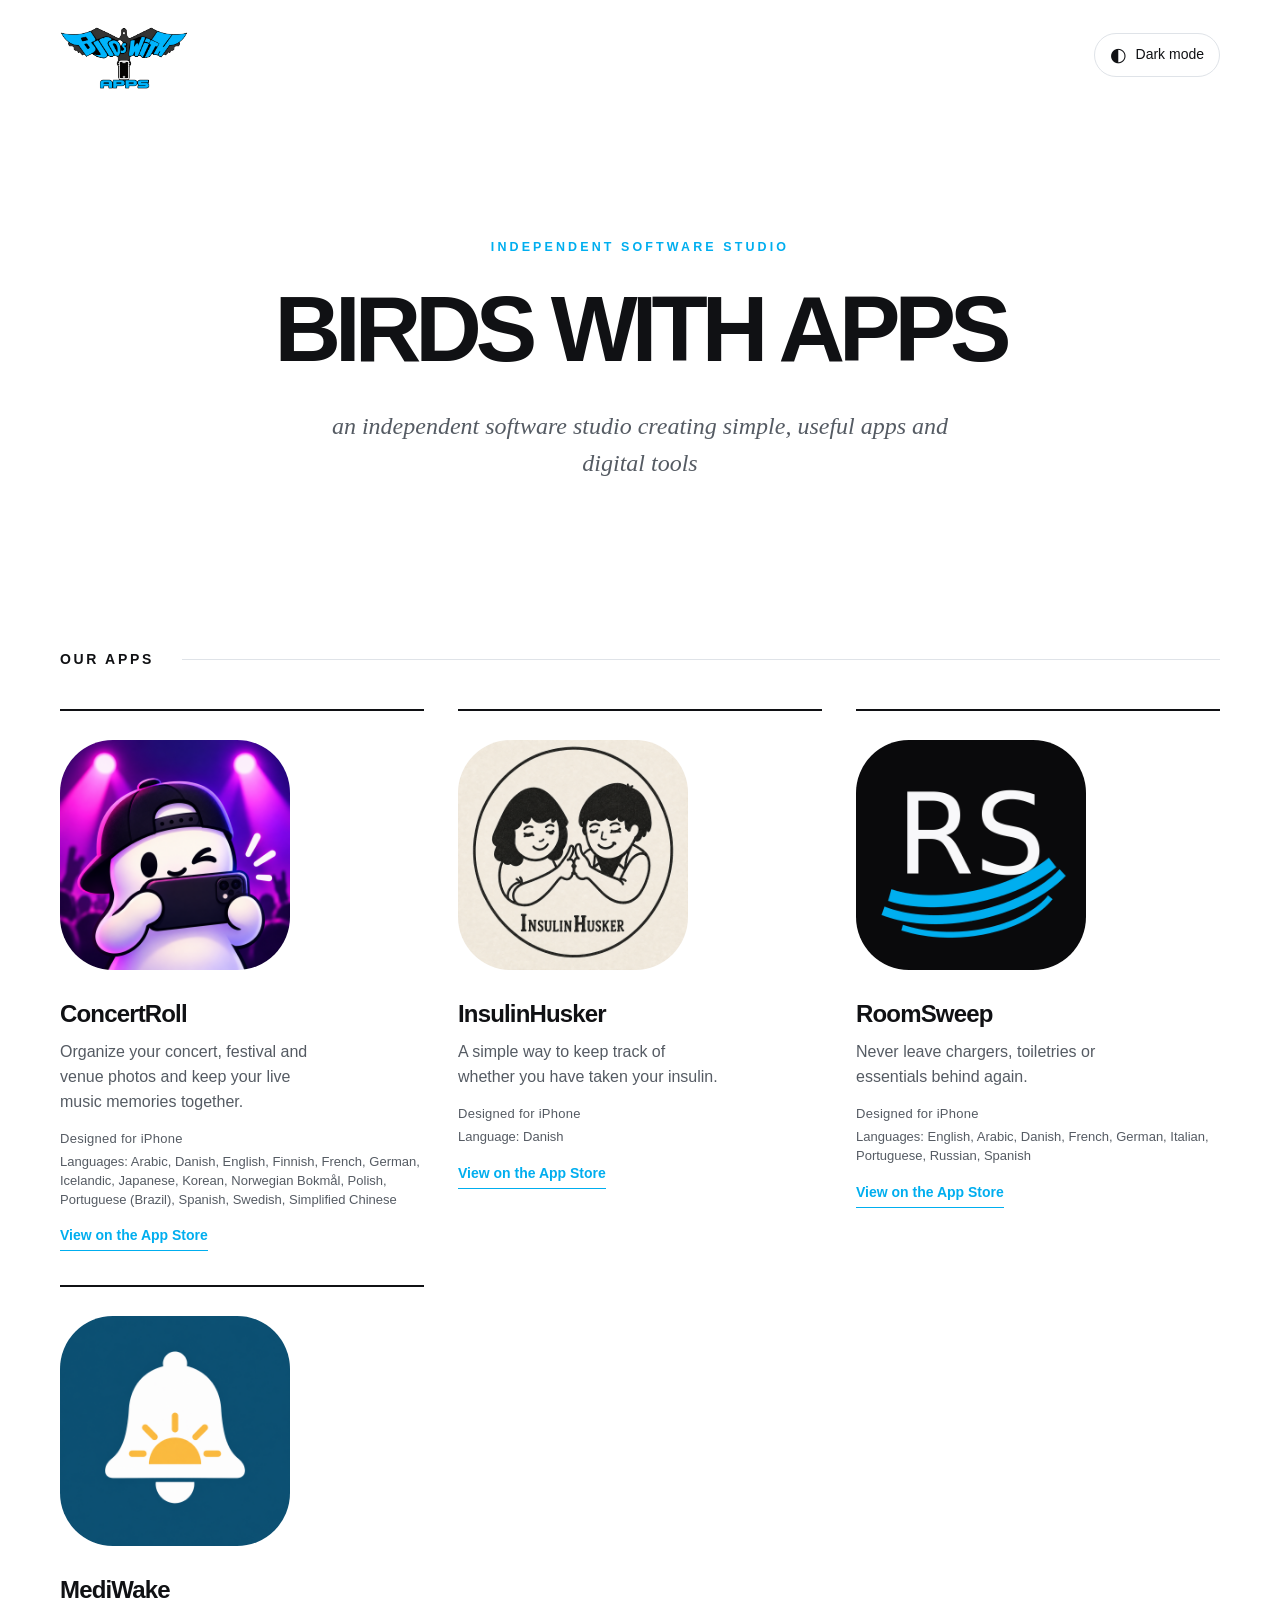
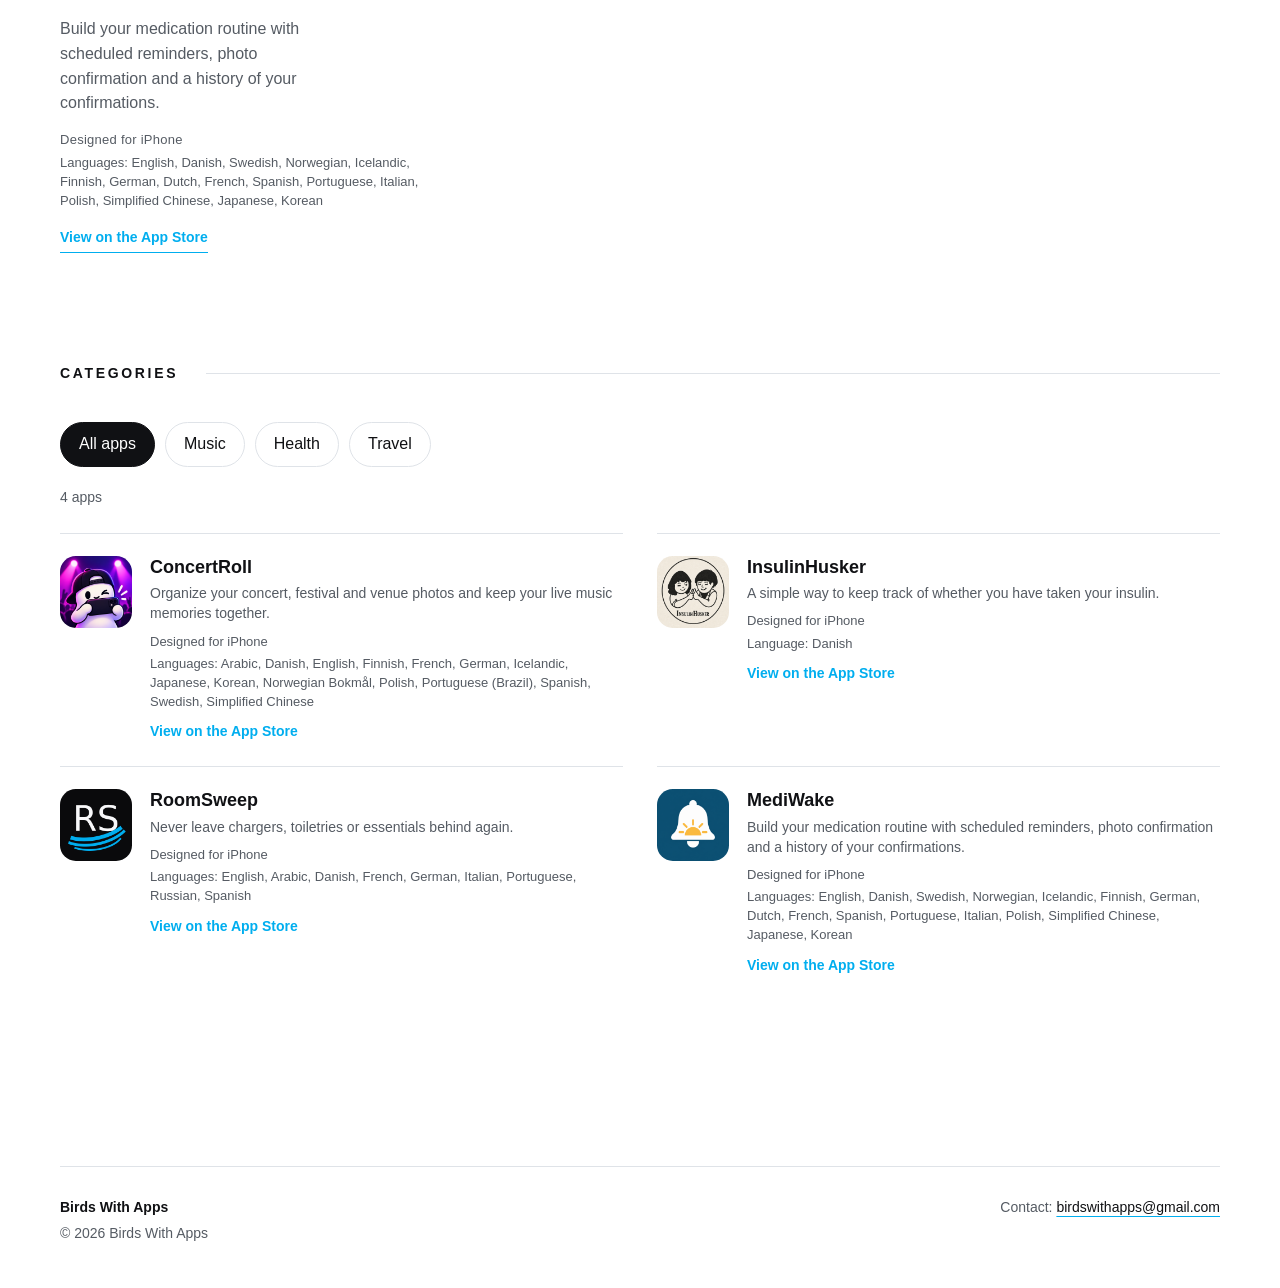
<file: index.html>
<!doctype html>
<html lang="en">
<head>
  <meta charset="utf-8">
  <meta name="viewport" content="width=device-width, initial-scale=1">
  <meta name="description" content="Birds With Apps is an independent software studio creating simple, useful apps and digital tools.">
  <meta name="color-scheme" content="light dark">
  <title>Birds With Apps</title>
  <link rel="icon" type="image/svg+xml" href="assets/favicon.svg">
  <link rel="stylesheet" href="style.css?v=7">
  <script src="script.js?v=7" defer></script>
</head>
<body>
  <div class="page">
    <header class="site-header">
      <a class="brand" href="#top" aria-label="Birds With Apps home">
        <img src="assets/logo-light.svg?v=2" width="1672" height="941" alt="Birds With Apps logo">
      </a>
      <button class="theme-toggle" type="button" aria-label="Switch to dark mode" aria-pressed="false">
        <span class="theme-icon" aria-hidden="true">◐</span><span class="theme-label">Dark mode</span>
      </button>
    </header>

    <main id="top">
      <section class="intro" aria-labelledby="page-title">
        <p class="eyebrow">Independent software studio</p>
        <h1 id="page-title">BIRDS WITH APPS</h1>
        <p class="tagline">an independent software studio creating simple, useful apps and digital tools</p>
      </section>

      <section class="apps" aria-labelledby="apps-title">
        <div class="section-heading"><h2 id="apps-title">OUR APPS</h2><span aria-hidden="true" class="heading-rule"></span></div>
        <div class="app-grid">
          <!-- To add an app, copy a card and change its icon, name, description, platform, languages, link and data-category. Only data-featured cards appear in this first grid. -->
          <a class="app-card app-link" data-category="Music" data-featured href="https://apps.apple.com/dk/app/concertroll/id6810338190">
            <img class="app-icon" src="assets/concertroll.png" width="1024" height="1024" alt="ConcertRoll app icon">
            <div class="app-copy"><h3>ConcertRoll</h3>
              <p>Organize your concert, festival and venue photos and keep your live music memories together.</p>
              <p class="app-platforms">Designed for iPhone</p>
              <p class="app-languages">Languages: Arabic, Danish, English, Finnish, French, German, Icelandic, Japanese, Korean, Norwegian Bokmål, Polish, Portuguese (Brazil), Spanish, Swedish, Simplified Chinese</p>
              <span class="app-status">View on the App Store</span>
            </div>
          </a>
          <a class="app-card app-link" data-category="Health" data-featured href="https://apps.apple.com/dk/app/insulinhusker/id6806816373">
            <img class="app-icon" src="assets/insulinhusker.png" width="1024" height="1024" alt="InsulinHusker app icon" loading="lazy">
            <div class="app-copy"><h3>InsulinHusker</h3>
              <p>A simple way to keep track of whether you have taken your insulin.</p>
              <p class="app-platforms">Designed for iPhone</p>
              <p class="app-languages">Language: Danish</p>
              <span class="app-status">View on the App Store</span>
            </div>
          </a>
          <a class="app-card app-link" data-category="Travel" data-featured href="https://apps.apple.com/dk/app/roomsweep/id6794705480">
            <img class="app-icon" src="assets/roomsweep.png" width="1024" height="1024" alt="RoomSweep app icon" loading="lazy">
            <div class="app-copy"><h3>RoomSweep</h3>
              <p>Never leave chargers, toiletries or essentials behind again.</p>
              <p class="app-platforms">Designed for iPhone</p>
              <p class="app-languages">Languages: English, Arabic, Danish, French, German, Italian, Portuguese, Russian, Spanish</p>
              <span class="app-status">View on the App Store</span>
            </div>
          </a>
          <a class="app-card app-link" data-category="Health" data-featured href="https://apps.apple.com/dk/app/mediwake/id6817472285">
            <img class="app-icon" src="assets/mediwake.png" width="1024" height="1024" alt="MediWake app icon" loading="lazy">
            <div class="app-copy"><h3>MediWake</h3>
              <p>Build your medication routine with scheduled reminders, photo confirmation and a history of your confirmations.</p>
              <p class="app-platforms">Designed for iPhone</p>
              <p class="app-languages">Languages: English, Danish, Swedish, Norwegian, Icelandic, Finnish, German, Dutch, French, Spanish, Portuguese, Italian, Polish, Simplified Chinese, Japanese, Korean</p>
              <span class="app-status">View on the App Store</span>
            </div>
          </a>
        </div>
      </section>

      <section class="categories" aria-labelledby="categories-title">
        <div class="section-heading"><h2 id="categories-title">CATEGORIES</h2><span aria-hidden="true" class="heading-rule"></span></div>
        <div class="category-filters" role="group" aria-label="Filter apps by category"></div>
        <p class="category-count" aria-live="polite"></p>
        <ul class="category-results"></ul>
      </section>
    </main>

    <footer class="site-footer">
      <div><strong>Birds With Apps</strong><span>© 2026 Birds With Apps</span></div>
      <p>Contact: <a href="mailto:birdswithapps@gmail.com">birdswithapps@gmail.com</a></p>
    </footer>
  </div>
</body>
</html>
</file>
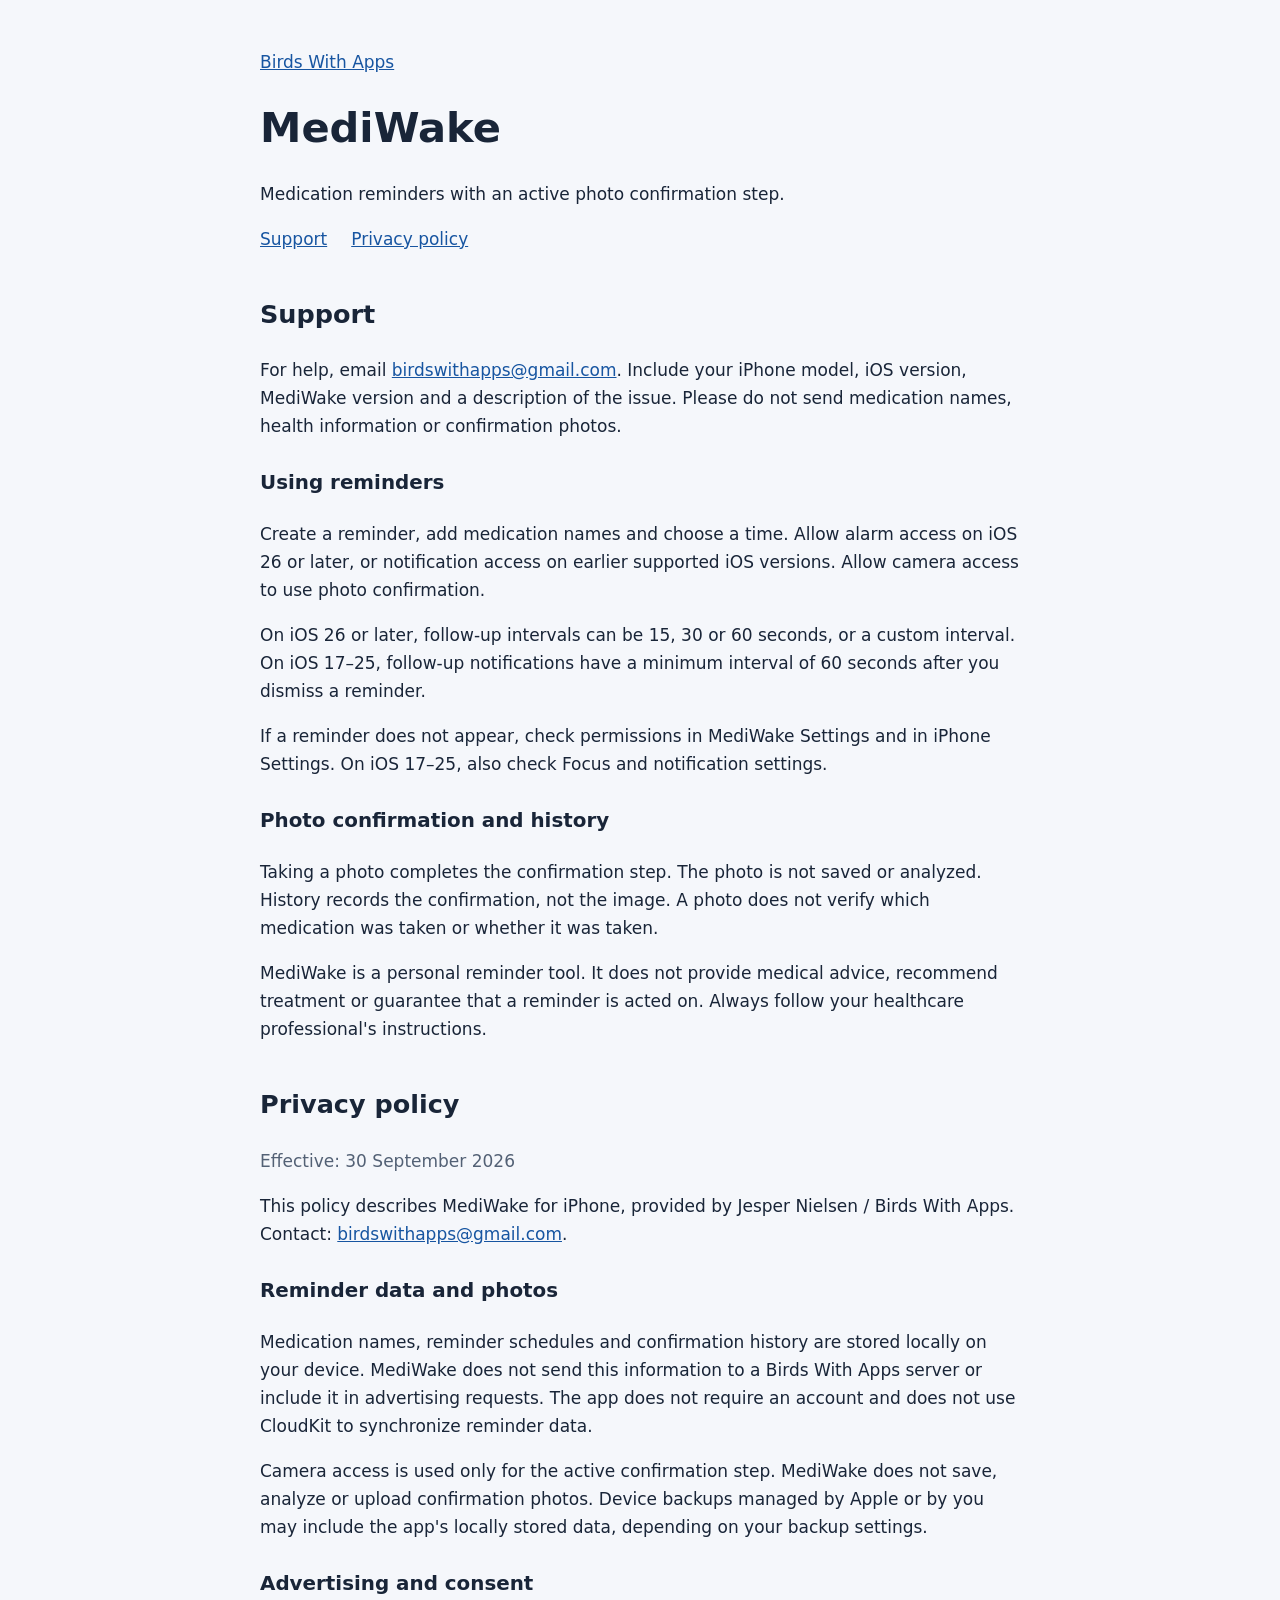
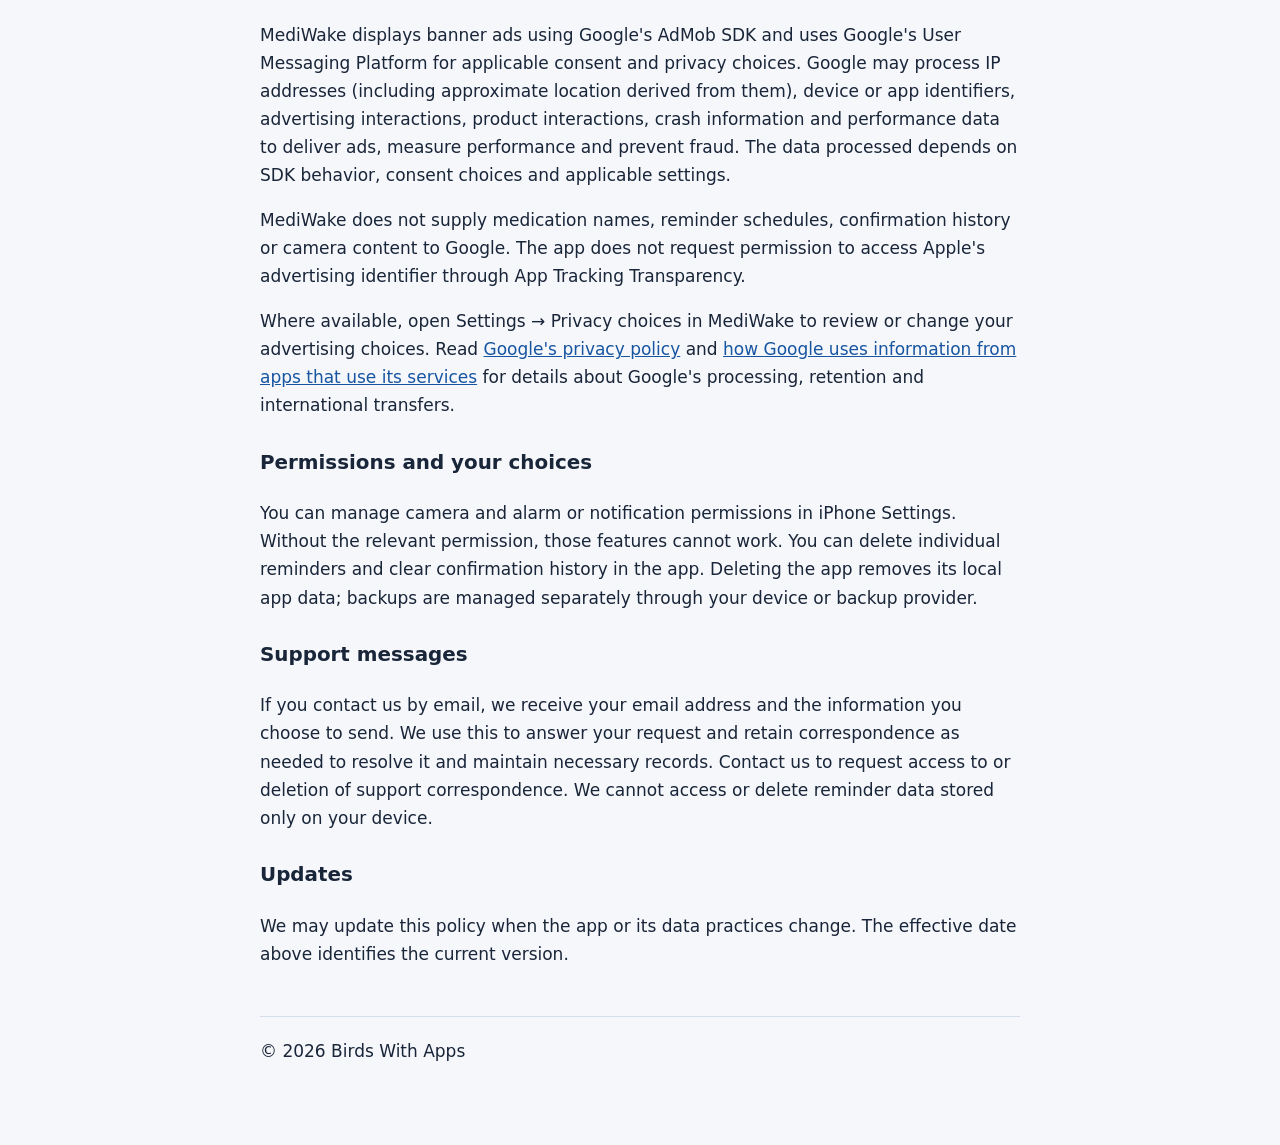
<file: mediwake.html>
<!doctype html>
<html lang="en">
<head><meta charset="utf-8"><meta name="viewport" content="width=device-width,initial-scale=1">
<meta name="description" content="MediWake support and privacy policy from Birds With Apps.">
<title>MediWake — Support & Privacy</title>
<style>body{margin:0;background:#f5f7fb;color:#192538;font:17px/1.65 system-ui,sans-serif}main{max-width:760px;margin:auto;padding:48px 24px 80px}a{color:#1755a1}h1{font-size:2.6rem;line-height:1.15}h2{margin-top:2.5rem}h3{margin-top:1.7rem}nav{display:flex;gap:24px;flex-wrap:wrap}section{scroll-margin-top:24px}.muted{color:#536175}footer{border-top:1px solid #d5deea;margin-top:48px;padding-top:20px}</style></head>
<body><main><a href="./">Birds With Apps</a><h1>MediWake</h1><p>Medication reminders with an active photo confirmation step.</p>
<nav aria-label="Page sections"><a href="#support">Support</a><a href="#privacy">Privacy policy</a></nav>
<section id="support"><h2>Support</h2><p>For help, email <a href="mailto:birdswithapps@gmail.com">birdswithapps@gmail.com</a>. Include your iPhone model, iOS version, MediWake version and a description of the issue. Please do not send medication names, health information or confirmation photos.</p>
<h3>Using reminders</h3><p>Create a reminder, add medication names and choose a time. Allow alarm access on iOS 26 or later, or notification access on earlier supported iOS versions. Allow camera access to use photo confirmation.</p>
<p>On iOS 26 or later, follow-up intervals can be 15, 30 or 60 seconds, or a custom interval. On iOS 17–25, follow-up notifications have a minimum interval of 60 seconds after you dismiss a reminder.</p>
<p>If a reminder does not appear, check permissions in MediWake Settings and in iPhone Settings. On iOS 17–25, also check Focus and notification settings.</p>
<h3>Photo confirmation and history</h3><p>Taking a photo completes the confirmation step. The photo is not saved or analyzed. History records the confirmation, not the image. A photo does not verify which medication was taken or whether it was taken.</p>
<p>MediWake is a personal reminder tool. It does not provide medical advice, recommend treatment or guarantee that a reminder is acted on. Always follow your healthcare professional's instructions.</p></section>
<section id="privacy"><h2>Privacy policy</h2><p class="muted">Effective: 30 September 2026</p>
<p>This policy describes MediWake for iPhone, provided by Jesper Nielsen / Birds With Apps. Contact: <a href="mailto:birdswithapps@gmail.com">birdswithapps@gmail.com</a>.</p>
<h3>Reminder data and photos</h3><p>Medication names, reminder schedules and confirmation history are stored locally on your device. MediWake does not send this information to a Birds With Apps server or include it in advertising requests. The app does not require an account and does not use CloudKit to synchronize reminder data.</p>
<p>Camera access is used only for the active confirmation step. MediWake does not save, analyze or upload confirmation photos. Device backups managed by Apple or by you may include the app's locally stored data, depending on your backup settings.</p>
<h3>Advertising and consent</h3><p>MediWake displays banner ads using Google's AdMob SDK and uses Google's User Messaging Platform for applicable consent and privacy choices. Google may process IP addresses (including approximate location derived from them), device or app identifiers, advertising interactions, product interactions, crash information and performance data to deliver ads, measure performance and prevent fraud. The data processed depends on SDK behavior, consent choices and applicable settings.</p>
<p>MediWake does not supply medication names, reminder schedules, confirmation history or camera content to Google. The app does not request permission to access Apple's advertising identifier through App Tracking Transparency.</p>
<p>Where available, open Settings → Privacy choices in MediWake to review or change your advertising choices. Read <a href="https://policies.google.com/privacy">Google's privacy policy</a> and <a href="https://policies.google.com/technologies/partner-sites">how Google uses information from apps that use its services</a> for details about Google's processing, retention and international transfers.</p>
<h3>Permissions and your choices</h3><p>You can manage camera and alarm or notification permissions in iPhone Settings. Without the relevant permission, those features cannot work. You can delete individual reminders and clear confirmation history in the app. Deleting the app removes its local app data; backups are managed separately through your device or backup provider.</p>
<h3>Support messages</h3><p>If you contact us by email, we receive your email address and the information you choose to send. We use this to answer your request and retain correspondence as needed to resolve it and maintain necessary records. Contact us to request access to or deletion of support correspondence. We cannot access or delete reminder data stored only on your device.</p>
<h3>Updates</h3><p>We may update this policy when the app or its data practices change. The effective date above identifies the current version.</p></section>
<footer>© 2026 Birds With Apps</footer></main></body></html>
</file>
<file: style.css>
:root{color-scheme:light;--bg:#fff;--ink:#101114;--muted:#555b63;--line:#dfe3e8;--blue:#00aeef}
@media(prefers-color-scheme:dark){:root{color-scheme:dark;--bg:#111215;--ink:#f8f9fa;--muted:#b2b8bf;--line:#34373c}}
html[data-theme="light"]{color-scheme:light;--bg:#fff;--ink:#101114;--muted:#555b63;--line:#dfe3e8}
html[data-theme="dark"]{color-scheme:dark;--bg:#111215;--ink:#f8f9fa;--muted:#b2b8bf;--line:#34373c}
*{box-sizing:border-box}html{scroll-behavior:smooth}body{margin:0;background:var(--bg);color:var(--ink);font-family:Arial,Helvetica,sans-serif;line-height:1.55;transition:background-color .2s,color .2s}button{font:inherit}.page{width:min(1160px,calc(100% - 64px));margin:auto}.site-header{min-height:110px;display:flex;justify-content:space-between;align-items:center;gap:24px}.brand{display:block;width:128px;line-height:0}.brand picture,.brand img{display:block;width:100%;height:auto}.brand:focus-visible,.theme-toggle:focus-visible,a:focus-visible{outline:2px solid var(--blue);outline-offset:5px}.theme-toggle{border:1px solid var(--line);border-radius:999px;background:transparent;color:var(--ink);padding:9px 15px;cursor:pointer;display:inline-flex;align-items:center;gap:9px;font-size:.875rem;min-height:44px}.theme-toggle:hover{border-color:var(--blue)}.theme-icon{font-size:1.2rem;line-height:1}.intro{text-align:center;padding:clamp(65px,10vw,140px) 0 clamp(90px,13vw,170px)}.eyebrow{text-transform:uppercase;letter-spacing:.25em;font-size:.78rem;font-weight:700;color:var(--blue);margin:0 0 25px}.intro h1{font-size:clamp(2.75rem,7.2vw,6.65rem);line-height:1.04;letter-spacing:-.065em;font-weight:700;margin:0;white-space:normal}.tagline{font-family:Georgia,'Times New Roman',serif;font-style:italic;font-size:clamp(1.12rem,2vw,1.5rem);color:var(--muted);max-width:640px;margin:30px auto 0}.apps{padding-bottom:clamp(68px,9vw,110px)}.section-heading{display:flex;align-items:center;gap:28px;margin-bottom:38px}.section-heading h2{font-size:.875rem;letter-spacing:.19em;white-space:nowrap;margin:0}.heading-rule{height:1px;background:var(--line);flex:1}.app-grid{display:grid;grid-template-columns:repeat(3,minmax(0,1fr));gap:34px}.app-card{border-top:2px solid var(--ink);padding-top:29px}.app-icon{display:block;width:min(100%,230px);height:auto;aspect-ratio:1;object-fit:cover;border-radius:23%;margin:0 0 30px}.app-copy h3{font-size:1.5rem;letter-spacing:-.035em;line-height:1.2;margin:0 0 12px}.app-copy p{font-size:1rem;color:var(--muted);margin:0 0 22px;max-width:30ch}.app-status{display:inline-block;font-size:.875rem;font-weight:700;color:var(--muted);padding-bottom:3px}.app-copy a.app-status{text-decoration:none}.app-copy a.app-status:hover{color:var(--ink);border-color:var(--ink)}.site-footer{border-top:1px solid var(--line);padding:30px 0 44px;display:flex;justify-content:space-between;gap:20px;color:var(--muted);font-size:.875rem}.site-footer div{display:flex;flex-direction:column;gap:4px}.site-footer strong{color:var(--ink);font-weight:600}.site-footer p{margin:0}.site-footer a{color:var(--ink);text-decoration-color:var(--blue);text-underline-offset:4px;overflow-wrap:anywhere}
@media(prefers-color-scheme:dark){html:not([data-theme="light"]) .brand img{filter:invert(1) hue-rotate(180deg)}}
.app-grid>.app-card:not([data-featured]){display:none}
.categories{padding-bottom:clamp(100px,13vw,170px)}.category-filters{display:flex;flex-wrap:wrap;gap:10px;margin-bottom:20px}.category-filters button{min-height:44px;border:1px solid var(--line);border-radius:999px;padding:9px 18px;color:var(--ink);background:transparent;cursor:pointer}.category-filters button:hover,.category-filters button:focus-visible{border-color:var(--blue)}.category-filters button[aria-pressed="true"]{background:var(--ink);border-color:var(--ink);color:var(--bg)}.category-count{font-size:.875rem;color:var(--muted);margin:0 0 24px}.category-results{display:grid;grid-template-columns:repeat(2,minmax(0,1fr));gap:0 34px;list-style:none;padding:0;margin:0}.category-results li{border-top:1px solid var(--line)}.category-item{display:grid;grid-template-columns:72px minmax(0,1fr);align-items:start;gap:18px;width:100%;min-height:124px;padding:22px 0;color:var(--ink);text-decoration:none}.category-item img{width:72px;height:72px;object-fit:cover;border-radius:22%}.category-item h3{margin:0 0 4px;font-size:1.125rem;line-height:1.3}.category-item p{margin:0;color:var(--muted);font-size:.875rem;line-height:1.45}.category-item .category-action{display:inline-block;color:var(--blue);font-size:.875rem;font-weight:700;margin-top:10px}.category-item:not(a) .category-action{color:var(--muted);font-weight:400}.category-item:is(a):hover h3,.category-item:is(a):focus-visible h3{color:var(--blue)}
a.app-link{color:inherit;text-decoration:none}a.app-link .app-status{color:var(--blue);border-bottom:1px solid var(--blue)}a.app-link:hover .app-status,a.app-link:focus-visible .app-status{color:var(--ink);border-color:var(--ink)}
.app-copy .app-platforms{margin:-8px 0 14px;color:var(--muted);font-size:.8125rem;letter-spacing:.02em}.category-platforms{display:block;color:var(--muted);font-size:.8125rem;margin-top:8px}.category-action{margin-top:8px}
.app-copy .app-languages{max-width:none;margin:-10px 0 14px;color:var(--muted);font-size:.8125rem;line-height:1.45}.category-languages{display:block;color:var(--muted);font-size:.8125rem;line-height:1.45;margin-top:3px}
html[data-theme="dark"] .brand img{filter:invert(1) hue-rotate(180deg)}
@media(max-width:800px){.app-grid{grid-template-columns:repeat(2,minmax(0,1fr));row-gap:60px}.intro{padding-top:80px}}
@media(max-width:560px){.page{width:calc(100% - 36px)}.site-header{min-height:82px}.brand{width:94px}.theme-label{display:none}.theme-toggle{width:44px;justify-content:center;padding:0}.intro{padding:78px 0 105px}.intro h1{font-size:clamp(2.8rem,13vw,4.4rem)}.tagline{margin-top:25px}.section-heading{margin-bottom:25px}.app-grid{grid-template-columns:1fr;gap:56px}.app-card{display:grid;grid-template-columns:112px 1fr;gap:20px;padding-top:24px}.app-icon{width:112px;margin:0;border-radius:22%}.app-copy h3{font-size:1.27rem}.app-copy p{font-size:.95rem;margin-bottom:12px}.site-footer{display:block}.site-footer p{margin-top:20px}}
@media(max-width:700px){.category-results{grid-template-columns:1fr}}
@media(max-width:370px){.app-card{grid-template-columns:90px 1fr;gap:15px}.app-icon{width:90px}.intro h1{font-size:2.55rem}}
@media(prefers-reduced-motion:reduce){html{scroll-behavior:auto}body{transition:none}}
</file>
